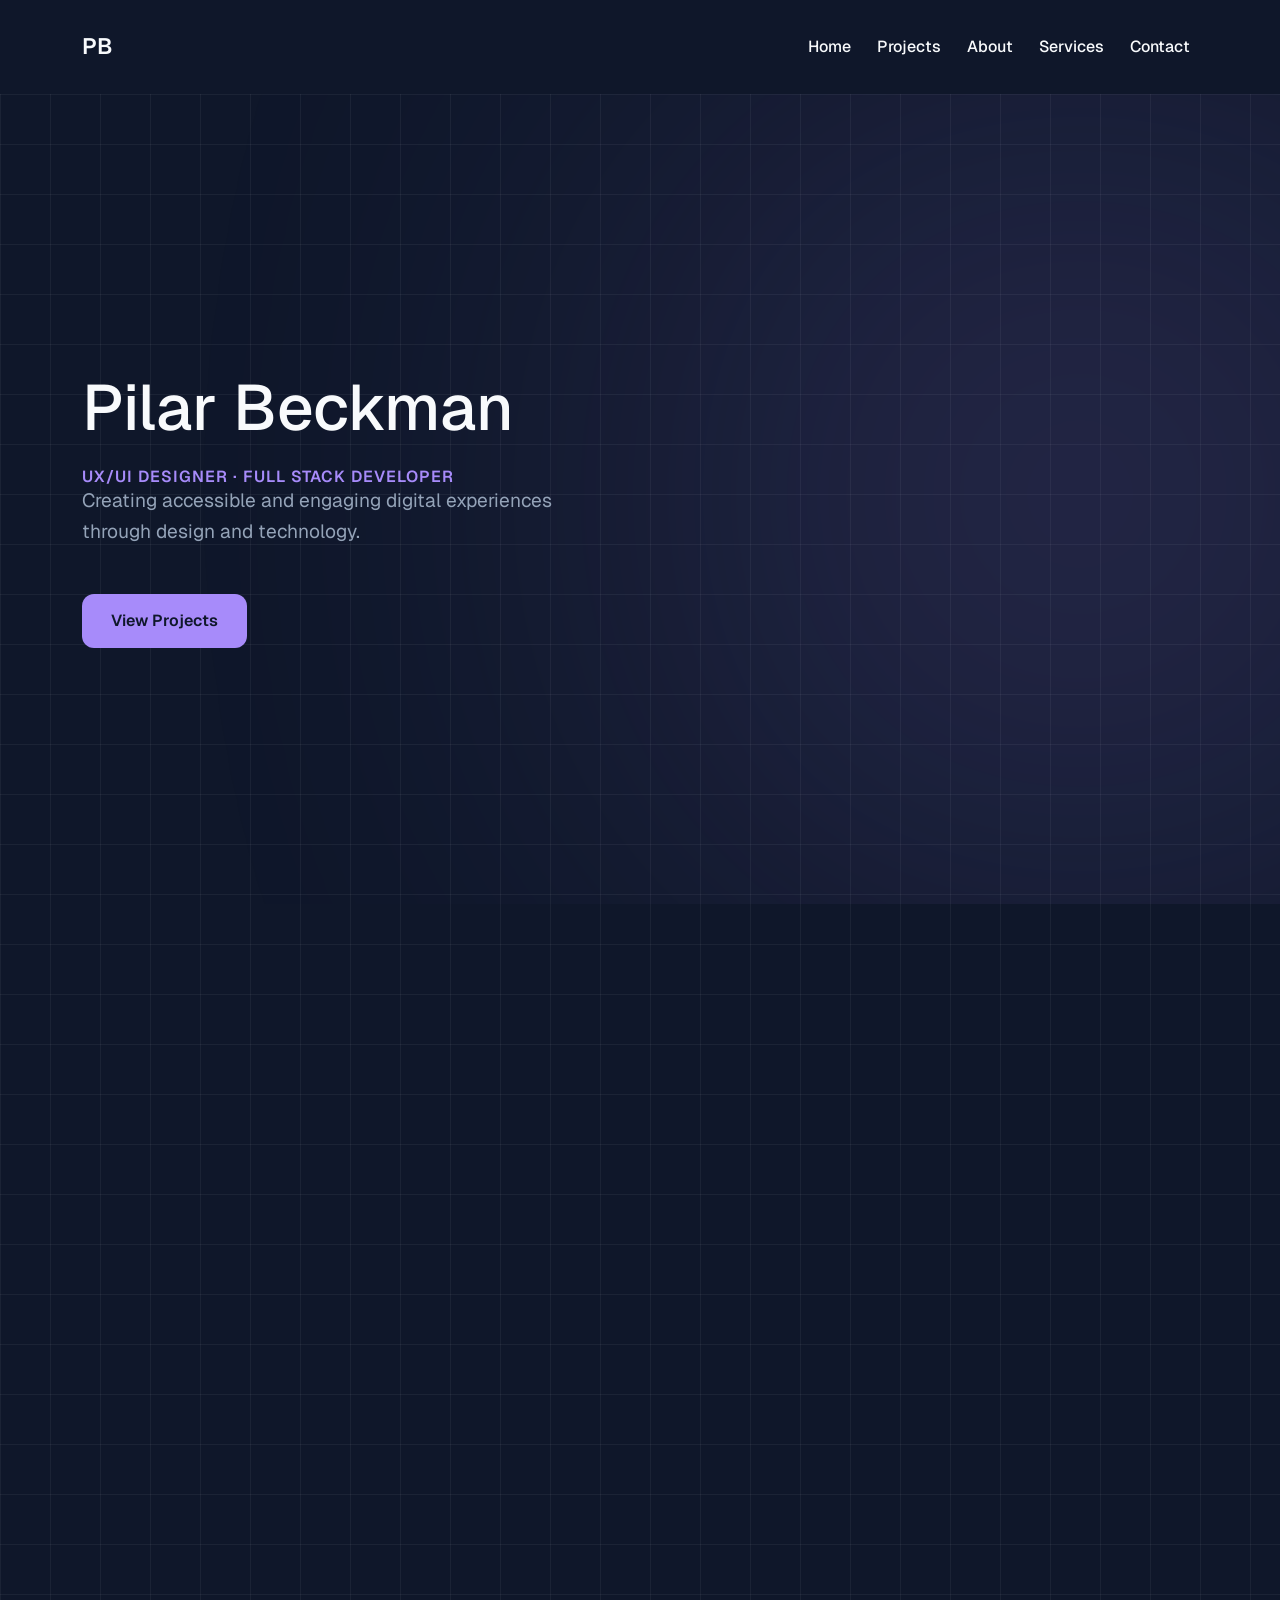
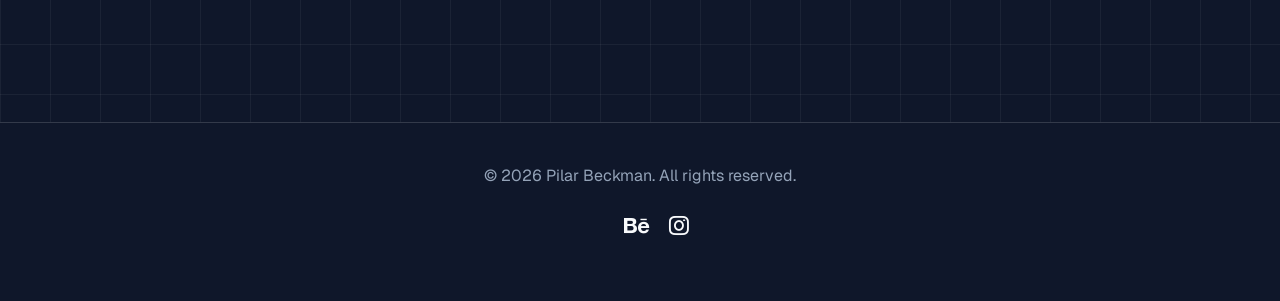
<file: index.html>
<!DOCTYPE html>

<html lang="en">

<head>

    <meta charset="UTF-8">

    <meta name="viewport" content="width=device-width, initial-scale=1.0">

    <!-- *Google Fonts* -->

    <link rel="preconnect" href="https://fonts.googleapis.com">

    <link
        rel="preconnect"
        href="https://fonts.gstatic.com"
        crossorigin>

    <link
        href="https://fonts.googleapis.com/css2?family=Geist:wght@100..900&display=swap"
        rel="stylesheet">


    <!-- *Font Awesome* -->

    <link
        rel="stylesheet"
        href="https://cdnjs.cloudflare.com/ajax/libs/font-awesome/6.5.2/css/all.min.css">


    <!-- *Bootstrap* -->

    <link
        href="https://cdn.jsdelivr.net/npm/bootstrap@5.3.7/dist/css/bootstrap.min.css"
        rel="stylesheet">


    <!-- *AOS* -->

    <link
        href="https://unpkg.com/aos@2.3.1/dist/aos.css"
        rel="stylesheet">


    <!-- *CSS propio* -->

    <link
        rel="stylesheet"
        href="./styles/styles.css">


    <title>
    Pilar Beckman | UX/UI Designer & Full Stack Developer
    </title>

    <meta
    name="description"
    content="Portfolio de Pilar Beckman, diseñadora de comunicación visual especializada en UX/UI design, desarrollo web y diseño visual."
    >

    <meta
    name="keywords"
    content="Pilar Beckman, UX/UI Designer, UX Design, UI Design, Web Development, Full Stack Developer, Visual Communication Design, portfolio"
    >

</head>

<body>

    <!-- HEADER -->
    <header>

        <nav class="navbar navbar-expand-lg">

            <div class="container">

                <!-- LOGO -->
                <a class="navbar-brand" href="./index.html">
                    PB
                </a>

                <!-- BOTÓN HAMBURGUESA -->
                <button
                    class="navbar-toggler"
                    type="button"
                    data-bs-toggle="collapse"
                    data-bs-target="#navbarNav"
                    aria-controls="navbarNav"
                    aria-expanded="false"
                    aria-label="Toggle navigation">

                    <span class="navbar-toggler-icon"></span>

                </button>

                <!-- MENÚ -->
                <div class="collapse navbar-collapse" id="navbarNav">

                    <ul class="navbar-nav ms-auto">

                        <li class="nav-item">
                            <a class="nav-link" href="./index.html">
                                Home
                            </a>
                        </li>

                        <li class="nav-item">
                            <a class="nav-link" href="./pages/proyectos.html">
                                Projects
                            </a>
                        </li>

                        <li class="nav-item">
                            <a class="nav-link" href="./pages/sobre-mi.html">
                                About
                            </a>
                        </li>

                        <li class="nav-item">
                            <a class="nav-link" href="./pages/servicios.html">
                                Services
                            </a>
                        </li>

                        <li class="nav-item">
                            <a class="nav-link" href="./pages/contacto.html">
                                Contact
                            </a>
                        </li>

                    </ul>

                </div>

            </div>

        </nav>

    </header>


    <!-- MAIN -->
    <main class="home-grid">

        <!-- FONDO GRID -->
        <div class="grid-bg"></div>


        <!-- HERO -->
<section class="hero" data-aos="fade-up">

    <div class="glow"></div>

    <div class="container">

        <article>

            <h1>
                Pilar Beckman
            </h1>

            <h2
                class="tag"
                data-aos="fade-up"
                data-aos-delay="150">

                UX/UI DESIGNER · FULL STACK DEVELOPER

            </h2>

            <p>
                Creating accessible and engaging digital experiences
                through design and technology.
            </p>

            <a href="./pages/proyectos.html" class="btn">
                View Projects
            </a>

        </article>

    </div>

</section>


<!-- *FEATURED PROJECTS* -->

<section class="featured-projects">

    <div class="container">

        <div class="row g-4">

            <!-- *PROJECT 1* -->

            <div class="col-12 col-md-6 col-lg-4">

                <article class="project-card" data-aos="fade-up">

                    <h2>
                        ARQA Furniture
                    </h2>

                    <p>
                        Website and e-commerce experience for a furniture brand.
                    </p>

                    <figure>

                        <img
                            src="./images/arqa.jpg"
                            alt="ARQA Furniture website homepage and e-commerce interface">

                    </figure>

                </article>

            </div>


            <!-- *PROJECT 2* -->

            <div class="col-12 col-md-6 col-lg-4">

                <article
                        class="project-card"
                        data-aos="fade-up"
                        data-aos-delay="100">

                        <h2>
                            Salud Clara
                        </h2>

                        <p>
                            Mobile application designed to improve healthcare
                            accessibility for older adults.
                        </p>

        <figure>
            <img
                src="./images/saludclara.jpg"
                alt="Salud Clara mobile healthcare application interface">
        </figure>

    </article>

            </div>


            <!-- *PROJECT 3* -->

            <div class="col-12 col-md-6 col-lg-4">

                <article
                    class="project-card"
                    data-aos="fade-up"
                    data-aos-delay="200">

                    <h2>
                        PedidosYa Portal
                    </h2>

                    <p>
                        UX/UI redesign focused on improving the experience
                        of merchants and supermarkets.
                    </p>

                    <figure>

                        <img
                            src="./images/pedidosya.jpg"
                            alt="PedidosYa Portal UX/UI redesign for merchants and supermarkets">

                    </figure>

                </article>

            </div>

        </div>

    </div>

</section>


        <!-- ABOUT -->
        <section class="about" data-aos="fade-up">

            <article>

                <h2>
                    About Me
                </h2>

                <p>
                    I'm an advanced Visual Communication Design student at
                    FADU–UNL with a strong interest in UX/UI design,
                    accessibility, and digital product development. I recently
                    completed the postgraduate program
                    <em>Web Design and User Experience</em>, and I am currently
                    pursuing Full Stack Development studies at Coderhouse.
                </p>

            </article>

        </section>


        <!-- SKILLS -->
        <section class="skills" data-aos="fade-up">

            <h2>
                Skills
            </h2>

            <ul>

                <li data-aos="fade-up" data-aos-delay="100">
                    UX/UI Design
                </li>

                <li data-aos="fade-up" data-aos-delay="200">
                    HTML5
                </li>

                <li data-aos="fade-up" data-aos-delay="300">
                    CSS3
                </li>

                <li data-aos="fade-up" data-aos-delay="400">
                    Editorial Design
                </li>

                <li data-aos="fade-up" data-aos-delay="500">
                    Branding
                </li>

            </ul>

        </section>

    </main>


    <!-- FOOTER -->
    <footer>

        <p>
            © 2026 Pilar Beckman. All rights reserved.
        </p>

        <ul>

            <li>
                <a
                    href="https://www.behance.net/pilinarb4f1b"
                    aria-label="Behance">

                    <i class="fa-brands fa-behance"></i>

                </a>
            </li>

            <li>
                <a
                    href="https://www.instagram.com/pilinarb/"
                    aria-label="Instagram">

                    <i class="fa-brands fa-instagram"></i>

                </a>
            </li>

        </ul>

    </footer>


<!-- Bootstrap JavaScript -->
<script
    src="https://cdn.jsdelivr.net/npm/bootstrap@5.3.7/dist/js/bootstrap.bundle.min.js">
</script>

<!-- AOS JavaScript -->
<script
    src="https://unpkg.com/aos@2.3.1/dist/aos.js">
</script>

<!-- Inicializar AOS -->
<script>
    AOS.init();
</script>

</body>

</html>
</file>
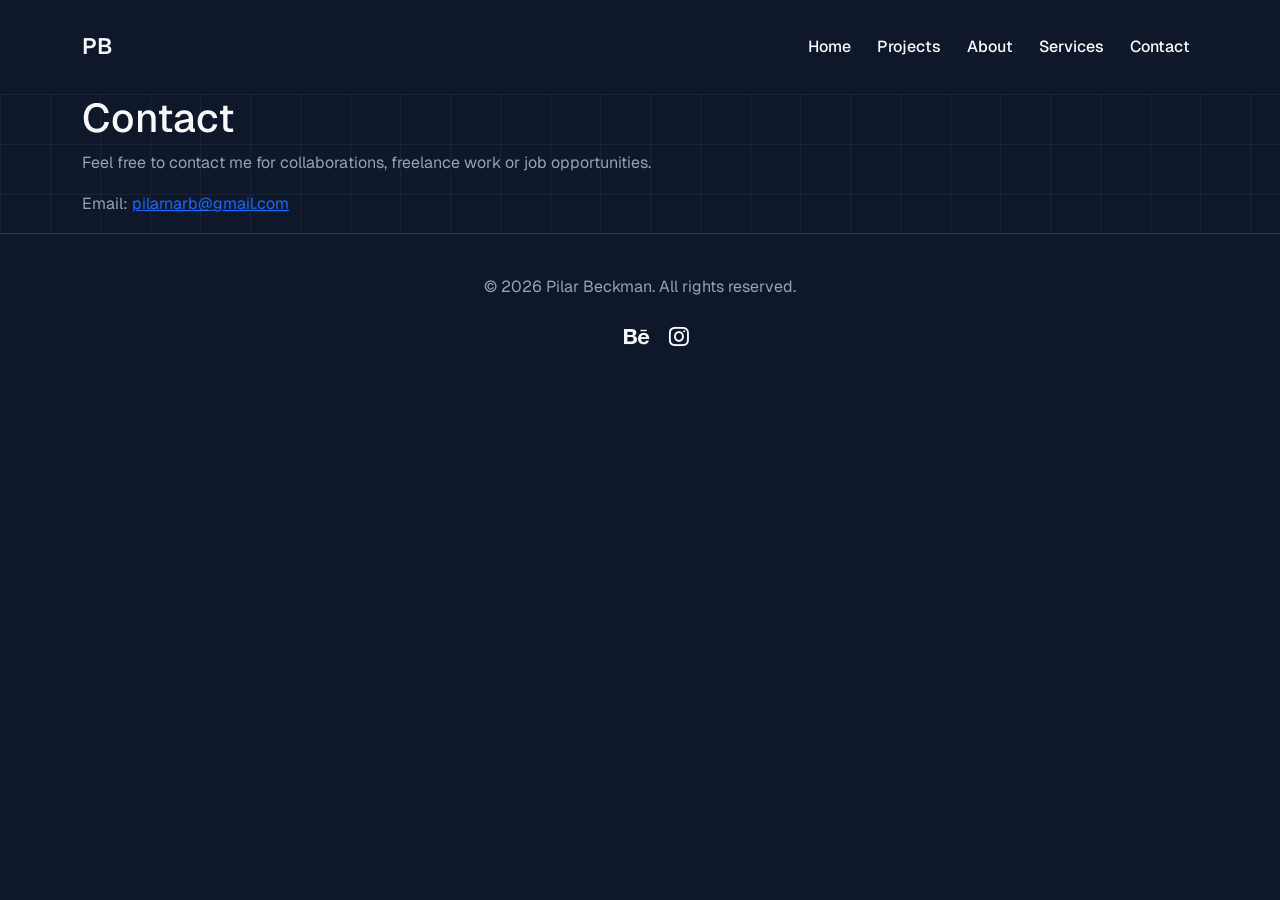
<file: pages/contacto.html>
<!DOCTYPE html>

<html lang="en">

<head>

    <meta charset="UTF-8">

    <meta name="viewport" content="width=device-width, initial-scale=1.0">


    <!-- *Google Fonts* -->

    <link rel="preconnect" href="https://fonts.googleapis.com">

    <link
        rel="preconnect"
        href="https://fonts.gstatic.com"
        crossorigin>

    <link
        href="https://fonts.googleapis.com/css2?family=Geist:wght@100..900&display=swap"
        rel="stylesheet">


    <!-- *Font Awesome* -->

    <link
        rel="stylesheet"
        href="https://cdnjs.cloudflare.com/ajax/libs/font-awesome/6.5.2/css/all.min.css">


    <!-- *Bootstrap* -->

    <link
        href="https://cdn.jsdelivr.net/npm/bootstrap@5.3.7/dist/css/bootstrap.min.css"
        rel="stylesheet">


    <!-- *AOS* -->

    <link
        href="https://unpkg.com/aos@2.3.1/dist/aos.css"
        rel="stylesheet">


    <!-- *CSS propio* -->

    <link
        rel="stylesheet"
        href="../styles/styles.css">


    <title>
    Contact | Pilar Beckman | UX/UI Designer
    </title>

    <meta
    name="description"
    content="Contact Pilar Beckman for UX/UI design, web development, visual communication, freelance projects and professional collaborations."
    >

    <meta
    name="keywords"
    content="contact Pilar Beckman, UX/UI Designer, web developer, freelance designer, UX design, UI design, collaborations"
    >


</head>


<body>


    <!-- *HEADER* -->

    <header>

        <nav class="navbar navbar-expand-lg">

            <div class="container">


                <!-- *LOGO* -->

                <a
                    class="navbar-brand"
                    href="../index.html">

                    PB

                </a>


                <!-- *BOTÓN HAMBURGUESA* -->

                <button
                    class="navbar-toggler"
                    type="button"
                    data-bs-toggle="collapse"
                    data-bs-target="#navbarNav"
                    aria-controls="navbarNav"
                    aria-expanded="false"
                    aria-label="Toggle navigation">

                    <span class="navbar-toggler-icon"></span>

                </button>


                <!-- *MENÚ* -->

                <div
                    class="collapse navbar-collapse"
                    id="navbarNav">

                    <ul class="navbar-nav ms-auto">


                        <li class="nav-item">

                            <a
                                class="nav-link"
                                href="../index.html">

                                Home

                            </a>

                        </li>


                        <li class="nav-item">

                            <a
                                class="nav-link"
                                href="./proyectos.html">

                                Projects

                            </a>

                        </li>


                        <li class="nav-item">

                            <a
                                class="nav-link"
                                href="./sobre-mi.html">

                                About

                            </a>

                        </li>


                        <li class="nav-item">

                            <a
                                class="nav-link"
                                href="./servicios.html">

                                Services

                            </a>

                        </li>


                        <li class="nav-item">

                            <a
                                class="nav-link"
                                href="./contacto.html">

                                Contact

                            </a>

                        </li>


                    </ul>

                </div>

            </div>

        </nav>

    </header>



    <!-- *MAIN* -->

    <main class="page-grid">


        <!-- *FONDO GRID* -->

        <div class="grid-bg"></div>


        <!-- *CONTACT* -->

        <section class="contact-page">

            <div class="container">

                


                    <h1 data-aos="fade-right">

                        Contact

                    </h1>


                    <p data-aos="fade-left">

                        Feel free to contact me for collaborations,
                        freelance work or job opportunities.

                    </p>


                    

                    <p data-aos="fade-up" data-aos-delay="200">
                        Email:
                            <a href="mailto:pilarnarb@gmail.com">
                                pilarnarb@gmail.com
                                </a>
                    </p>


                

            </div>

        </section>


    </main>



    <!-- *FOOTER* -->

    <footer>

        <p>

            © 2026 Pilar Beckman. All rights reserved.

        </p>


        <ul>

            <li>

                <a
                    href="https://www.behance.net/pilinarb4f1b"
                    aria-label="Behance">

                    <i class="fa-brands fa-behance"></i>

                </a>

            </li>


            <li>

                <a
                    href="https://www.instagram.com/pilinarb/"
                    aria-label="Instagram">

                    <i class="fa-brands fa-instagram"></i>

                </a>

            </li>

        </ul>

    </footer>



    <!-- *Bootstrap JavaScript* -->

    <script
        src="https://cdn.jsdelivr.net/npm/bootstrap@5.3.7/dist/js/bootstrap.bundle.min.js">
    </script>


    <!-- *AOS JavaScript* -->

    <script
        src="https://unpkg.com/aos@2.3.1/dist/aos.js">
    </script>


    <!-- *Inicializar AOS* -->

    <script>

        AOS.init();

    </script>


</body>

</html>
</file>
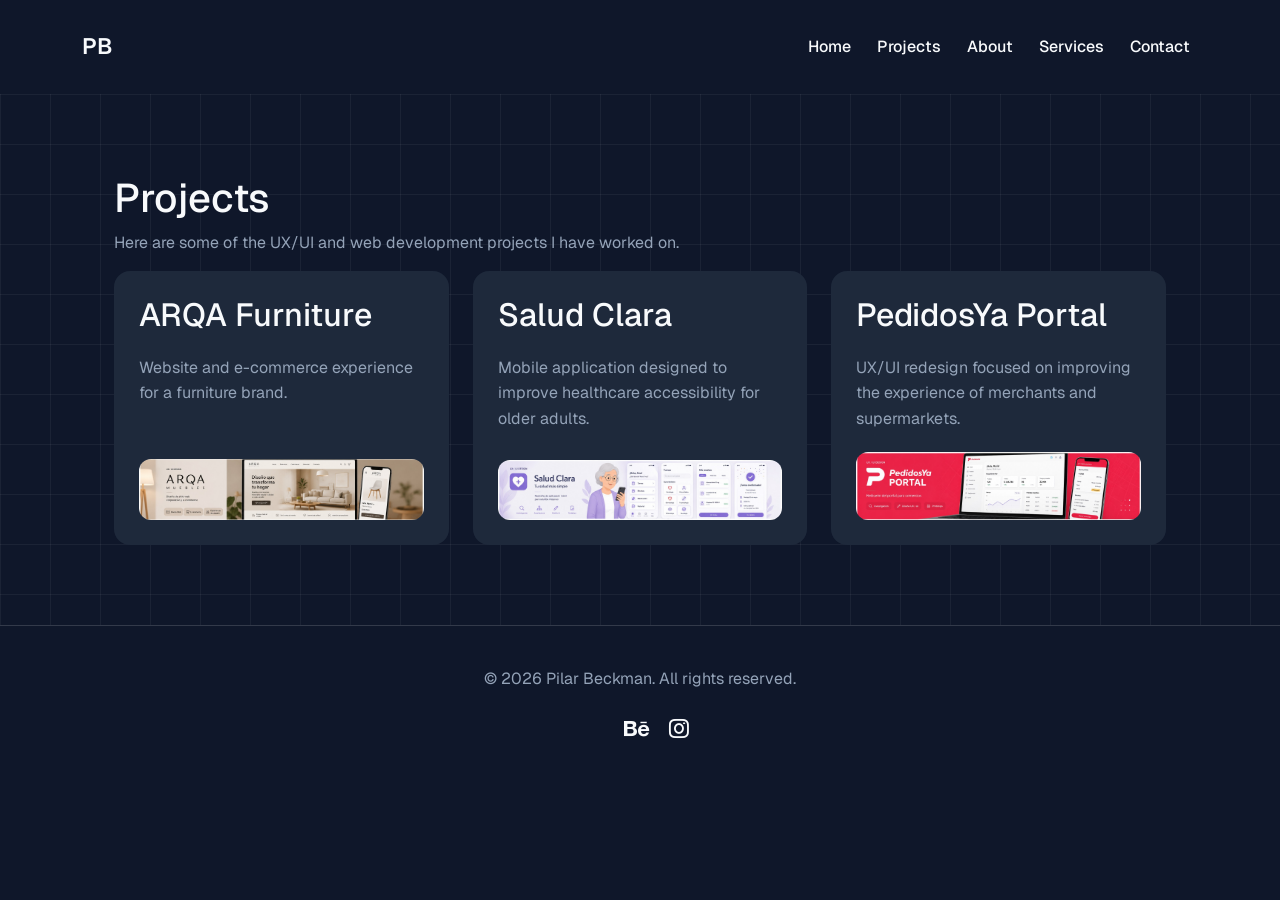
<file: pages/proyectos.html>
<!DOCTYPE html>

<html lang="en">

<head>

    <meta charset="UTF-8">

    <meta name="viewport" content="width=device-width, initial-scale=1.0">


    <!-- *Google Fonts* -->

    <link rel="preconnect" href="https://fonts.googleapis.com">

    <link
        rel="preconnect"
        href="https://fonts.gstatic.com"
        crossorigin>

    <link
        href="https://fonts.googleapis.com/css2?family=Geist:wght@100..900&display=swap"
        rel="stylesheet">


    <!-- *Font Awesome* -->

    <link
        rel="stylesheet"
        href="https://cdnjs.cloudflare.com/ajax/libs/font-awesome/6.5.2/css/all.min.css">


    <!-- *Bootstrap* -->

    <link
        href="https://cdn.jsdelivr.net/npm/bootstrap@5.3.7/dist/css/bootstrap.min.css"
        rel="stylesheet">


    <!-- *AOS* -->

    <link
        href="https://unpkg.com/aos@2.3.1/dist/aos.css"
        rel="stylesheet">


    <!-- *CSS propio* -->

    <link
        rel="stylesheet"
        href="../styles/styles.css">


    <title>
    Projects | Pilar Beckman | UX/UI & Web Design
    </title>

    <meta
    name="description"
    content="Explore UX/UI design, web development and digital product projects by Pilar Beckman, including ARQA Furniture, Salud Clara and PedidosYa Portal."
    >

    <meta
    name="keywords"
    content="UX/UI projects, UX design portfolio, UI design portfolio, web design, web development, digital product design, Pilar Beckman"
    >

</head>


<body>


    <!-- *HEADER* -->

    <header>

        <nav class="navbar navbar-expand-lg">

            <div class="container">


                <!-- *LOGO* -->

                <a
                    class="navbar-brand"
                    href="../index.html">

                    PB

                </a>


                <!-- *BOTÓN HAMBURGUESA* -->

                <button
                    class="navbar-toggler"
                    type="button"
                    data-bs-toggle="collapse"
                    data-bs-target="#navbarNav"
                    aria-controls="navbarNav"
                    aria-expanded="false"
                    aria-label="Toggle navigation">

                    <span class="navbar-toggler-icon"></span>

                </button>


                <!-- *MENÚ* -->

                <div
                    class="collapse navbar-collapse"
                    id="navbarNav">

                    <ul class="navbar-nav ms-auto">


                        <li class="nav-item">

                            <a
                                class="nav-link"
                                href="../index.html">

                                Home

                            </a>

                        </li>


                        <li class="nav-item">

                            <a
                                class="nav-link"
                                href="./proyectos.html">

                                Projects

                            </a>

                        </li>


                        <li class="nav-item">

                            <a
                                class="nav-link"
                                href="./sobre-mi.html">

                                About

                            </a>

                        </li>


                        <li class="nav-item">

                            <a
                                class="nav-link"
                                href="./servicios.html">

                                Services

                            </a>

                        </li>


                        <li class="nav-item">

                            <a
                                class="nav-link"
                                href="./contacto.html">

                                Contact

                            </a>

                        </li>


                    </ul>

                </div>

            </div>

        </nav>

    </header>



    <!-- *MAIN* -->

    <main class="page-grid">


        <!-- *FONDO GRID* -->

        <div class="grid-bg"></div>


        <!-- *PROJECTS* -->

        <section class="projects">

            <div class="container">


                <h1 data-aos="fade-up">

                    Projects

                </h1>


                <p data-aos="fade-up">

                    Here are some of the UX/UI and web development
                    projects I have worked on.

                </p>


                <!-- *PROJECTS GRID* -->

                <div class="row g-4">


                    <!-- *PROJECT 1* -->

                    <div
                        class="col-12 col-md-6 col-lg-4"
                        data-aos="fade-up">

                        <article class="project-card" data-aos="fade-up">

                            <h2>

                                ARQA Furniture

                            </h2>


                            <p>

                                Website and e-commerce experience
                                for a furniture brand.

                            </p>


                            <figure>

                                <img
                                    src="../images/arqa.jpg"
                                    alt="Homepage of ARQA Furniture website">

                            </figure>

                        </article>

                    </div>



                    <!-- *PROJECT 2* -->

                    <div
                        class="col-12 col-md-6 col-lg-4"
                        data-aos="fade-up"
                        data-aos-delay="100">

                        <article class="project-card" data-aos="fade-up" data-aos-delay="100">

                            <h2>

                                Salud Clara

                            </h2>


                            <p>

                                Mobile application designed to
                                improve healthcare accessibility
                                for older adults.

                            </p>


                            <figure>

                                <img
                                    src="../images/saludclara.jpg"
                                    alt="Salud Clara mobile application">

                            </figure>

                        </article>

                    </div>



                    <!-- *PROJECT 3* -->

                    <div
                        class="col-12 col-md-6 col-lg-4"
                        data-aos="fade-up"
                        data-aos-delay="200">

                        <article class="project-card" data-aos="fade-up" data-aos-delay="200">

                            <h2>

                                PedidosYa Portal

                            </h2>


                            <p>

                                UX/UI redesign focused on improving
                                the experience of merchants
                                and supermarkets.

                            </p>


                            <figure>

                                <img
                                    src="../images/pedidosya.jpg"
                                    alt="PedidosYa Portal redesign">

                            </figure>

                        </article>

                    </div>


                </div>

            </div>

        </section>


    </main>



    <!-- *FOOTER* -->

    <footer>

        <p>

            © 2026 Pilar Beckman. All rights reserved.

        </p>


        <ul>

            <li>

                <a
                    href="https://www.behance.net/pilinarb4f1b"
                    aria-label="Behance">

                    <i class="fa-brands fa-behance"></i>

                </a>

            </li>


            <li>

                <a
                    href="https://www.instagram.com/pilinarb/"
                    aria-label="Instagram">

                    <i class="fa-brands fa-instagram"></i>

                </a>

            </li>

        </ul>

    </footer>



    <!-- *Bootstrap JavaScript* -->

    <script
        src="https://cdn.jsdelivr.net/npm/bootstrap@5.3.7/dist/js/bootstrap.bundle.min.js">
    </script>


    <!-- *AOS JavaScript* -->

    <script
        src="https://unpkg.com/aos@2.3.1/dist/aos.js">
    </script>


    <!-- *Inicializar AOS* -->

    <script>

        AOS.init();

    </script>


</body>

</html>
</file>
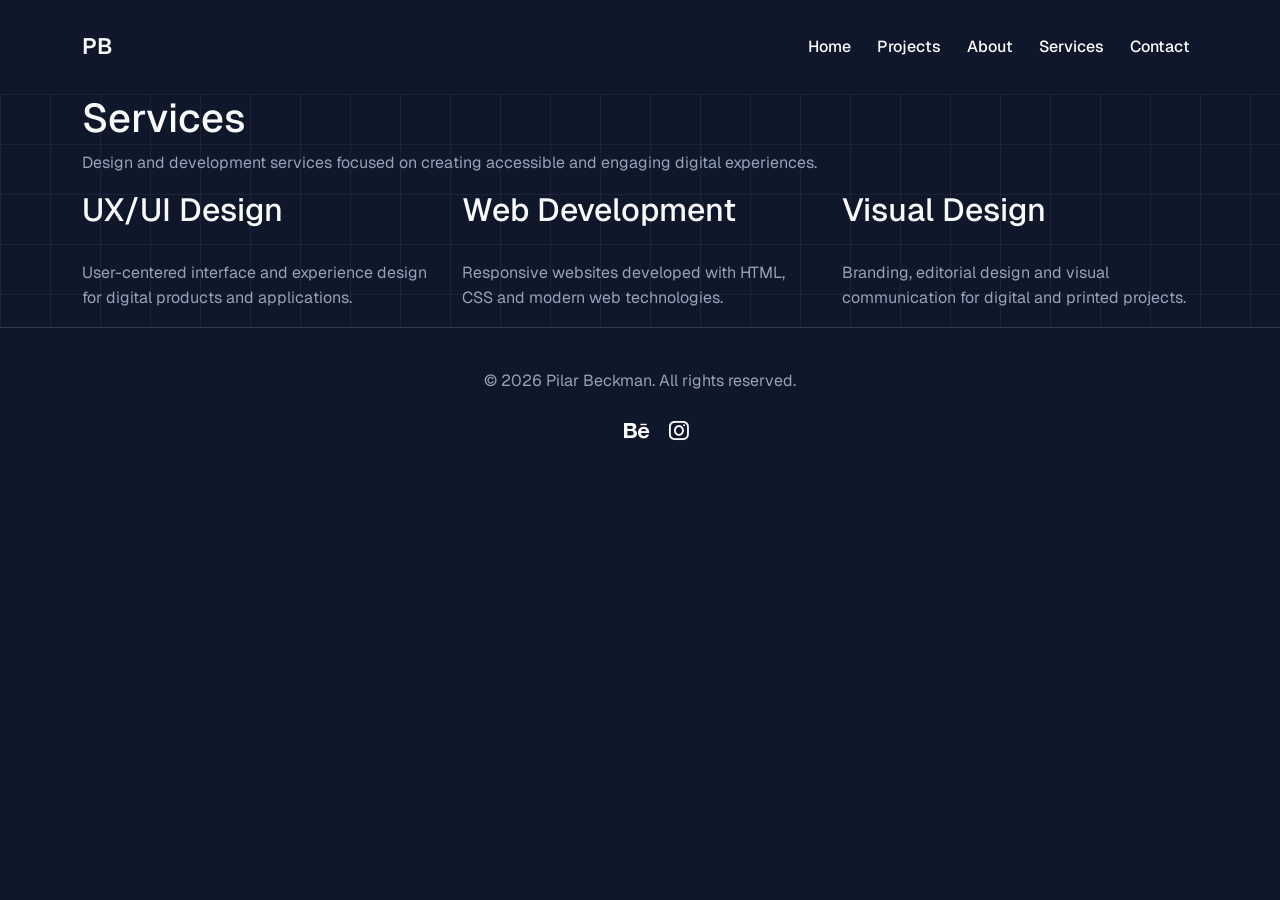
<file: pages/servicios.html>
<!DOCTYPE html>

<html lang="en">

<head>

    <meta charset="UTF-8">

    <meta name="viewport" content="width=device-width, initial-scale=1.0">


    <!-- *Google Fonts* -->

    <link rel="preconnect" href="https://fonts.googleapis.com">

    <link
        rel="preconnect"
        href="https://fonts.gstatic.com"
        crossorigin>

    <link
        href="https://fonts.googleapis.com/css2?family=Geist:wght@100..900&display=swap"
        rel="stylesheet">


    <!-- *Font Awesome* -->

    <link
        rel="stylesheet"
        href="https://cdnjs.cloudflare.com/ajax/libs/font-awesome/6.5.2/css/all.min.css">


    <!-- *Bootstrap* -->

    <link
        href="https://cdn.jsdelivr.net/npm/bootstrap@5.3.7/dist/css/bootstrap.min.css"
        rel="stylesheet">


    <!-- *AOS* -->

    <link
        href="https://unpkg.com/aos@2.3.1/dist/aos.css"
        rel="stylesheet">


    <!-- *CSS propio* -->

    <link
        rel="stylesheet"
        href="../styles/styles.css">


    <title>
    Services | Pilar Beckman | UX/UI & Web Design
    </title>

    <meta
    name="description"
    content="UX/UI design, web development and visual design services focused on creating accessible and engaging digital experiences."
    >

    <meta
    name="keywords"
    content="UX/UI design services, web development services, visual design, branding, editorial design, UX design, UI design"
    >



</head>


<body>


    <!-- *HEADER* -->

    <header>

        <nav class="navbar navbar-expand-lg">

            <div class="container">


                <!-- *LOGO* -->

                <a
                    class="navbar-brand"
                    href="../index.html">

                    PB

                </a>


                <!-- *BOTÓN HAMBURGUESA* -->

                <button
                    class="navbar-toggler"
                    type="button"
                    data-bs-toggle="collapse"
                    data-bs-target="#navbarNav"
                    aria-controls="navbarNav"
                    aria-expanded="false"
                    aria-label="Toggle navigation">

                    <span class="navbar-toggler-icon"></span>

                </button>


                <!-- *MENÚ* -->

                <div
                    class="collapse navbar-collapse"
                    id="navbarNav">

                    <ul class="navbar-nav ms-auto">


                        <li class="nav-item">

                            <a
                                class="nav-link"
                                href="../index.html">

                                Home

                            </a>

                        </li>


                        <li class="nav-item">

                            <a
                                class="nav-link"
                                href="./proyectos.html">

                                Projects

                            </a>

                        </li>


                        <li class="nav-item">

                            <a
                                class="nav-link"
                                href="./sobre-mi.html">

                                About

                            </a>

                        </li>


                        <li class="nav-item">

                            <a
                                class="nav-link"
                                href="./servicios.html">

                                Services

                            </a>

                        </li>


                        <li class="nav-item">

                            <a
                                class="nav-link"
                                href="./contacto.html">

                                Contact

                            </a>

                        </li>


                    </ul>

                </div>

            </div>

        </nav>

    </header>



    <!-- *MAIN* -->

    <main class="page-grid">


        <!-- *FONDO GRID* -->

        <div class="grid-bg"></div>


        <!-- *SERVICES* -->

        <section class="services-page">

            <div class="container">


                <h1 data-aos="fade-right">

                    Services

                </h1>


                <p data-aos="fade-left">

                    Design and development services focused on
                    creating accessible and engaging digital
                    experiences.

                </p>


                <div class="row g-4">


                    <!-- *SERVICE 1* -->

                    <div
                        class="col-12 col-md-6 col-lg-4"
                        data-aos="fade-up">

                        <article class="service-card">

                            <h2>

                                UX/UI Design

                            </h2>

                            <p>

                                User-centered interface and experience
                                design for digital products and
                                applications.

                            </p>

                        </article>

                    </div>


                    <!-- *SERVICE 2* -->

                    <div
                        class="col-12 col-md-6 col-lg-4"
                        data-aos="fade-up"
                        data-aos-delay="100">

                        <article class="service-card">

                            <h2>

                                Web Development

                            </h2>

                            <p>

                                Responsive websites developed with
                                HTML, CSS and modern web technologies.

                            </p>

                        </article>

                    </div>


                    <!-- *SERVICE 3* -->

                    <div
                        class="col-12 col-md-6 col-lg-4"
                        data-aos="fade-up"
                        data-aos-delay="200">

                        <article class="service-card">

                            <h2>

                                Visual Design

                            </h2>

                            <p>

                                Branding, editorial design and visual
                                communication for digital and
                                printed projects.

                            </p>

                        </article>

                    </div>


                </div>

            </div>

        </section>


    </main>



    <!-- *FOOTER* -->

    <footer>

        <p>

            © 2026 Pilar Beckman. All rights reserved.

        </p>


        <ul>

            <li>

                <a
                    href="https://www.behance.net/pilinarb4f1b"
                    aria-label="Behance">

                    <i class="fa-brands fa-behance"></i>

                </a>

            </li>


            <li>

                <a
                    href="https://www.instagram.com/pilinarb/"
                    aria-label="Instagram">

                    <i class="fa-brands fa-instagram"></i>

                </a>

            </li>

        </ul>

    </footer>



    <!-- *Bootstrap JavaScript* -->

    <script
        src="https://cdn.jsdelivr.net/npm/bootstrap@5.3.7/dist/js/bootstrap.bundle.min.js">
    </script>


    <!-- *AOS JavaScript* -->

    <script
        src="https://unpkg.com/aos@2.3.1/dist/aos.js">
    </script>


    <!-- *Inicializar AOS* -->

    <script>

        AOS.init();

    </script>


</body>

</html>
</file>
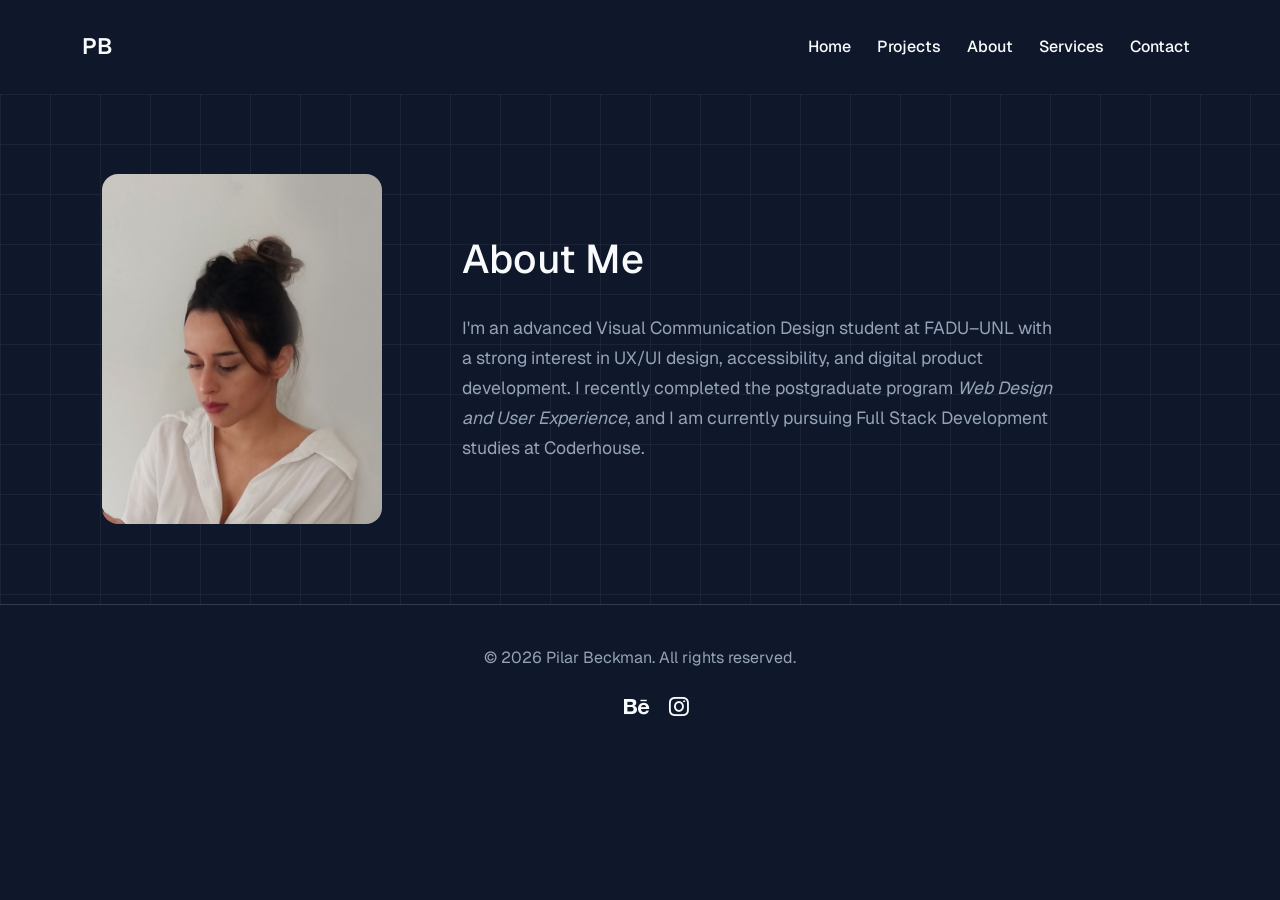
<file: pages/sobre-mi.html>
<!DOCTYPE html>

<html lang="en">

<head>

    <meta charset="UTF-8">

    <meta name="viewport" content="width=device-width, initial-scale=1.0">


    <!-- *Google Fonts* -->

    <link rel="preconnect" href="https://fonts.googleapis.com">

    <link
        rel="preconnect"
        href="https://fonts.gstatic.com"
        crossorigin>

    <link
        href="https://fonts.googleapis.com/css2?family=Geist:wght@100..900&display=swap"
        rel="stylesheet">


    <!-- *Font Awesome* -->

    <link
        rel="stylesheet"
        href="https://cdnjs.cloudflare.com/ajax/libs/font-awesome/6.5.2/css/all.min.css">


    <!-- *Bootstrap* -->

    <link
        href="https://cdn.jsdelivr.net/npm/bootstrap@5.3.7/dist/css/bootstrap.min.css"
        rel="stylesheet">


    <!-- *AOS* -->

    <link
        href="https://unpkg.com/aos@2.3.1/dist/aos.css"
        rel="stylesheet">


    <!-- *CSS propio* -->

    <link
        rel="stylesheet"
        href="../styles/styles.css">


    <title>
    About Me | Pilar Beckman | UX/UI Designer
    </title>

    <meta
    name="description"
    content="Learn more about Pilar Beckman, a Visual Communication Design student interested in UX/UI design, accessibility and digital product development."
    >

    <meta
    name="keywords"
    content="Pilar Beckman, UX/UI Designer, Visual Communication Design, UX Design, UI Design, accessibility, digital product design"
    >



</head>


<body>


    <!-- *HEADER* -->

    <header>

        <nav class="navbar navbar-expand-lg">

            <div class="container">


                <!-- *LOGO* -->

                <a
                    class="navbar-brand"
                    href="../index.html">

                    PB

                </a>


                <!-- *BOTÓN HAMBURGUESA* -->

                <button
                    class="navbar-toggler"
                    type="button"
                    data-bs-toggle="collapse"
                    data-bs-target="#navbarNav"
                    aria-controls="navbarNav"
                    aria-expanded="false"
                    aria-label="Toggle navigation">

                    <span class="navbar-toggler-icon"></span>

                </button>


                <!-- *MENÚ* -->

                <div
                    class="collapse navbar-collapse"
                    id="navbarNav">

                    <ul class="navbar-nav ms-auto">


                        <li class="nav-item">

                            <a
                                class="nav-link"
                                href="../index.html">

                                Home

                            </a>

                        </li>


                        <li class="nav-item">

                            <a
                                class="nav-link"
                                href="./proyectos.html">

                                Projects

                            </a>

                        </li>


                        <li class="nav-item">

                            <a
                                class="nav-link"
                                href="./sobre-mi.html">

                                About

                            </a>

                        </li>


                        <li class="nav-item">

                            <a
                                class="nav-link"
                                href="./servicios.html">

                                Services

                            </a>

                        </li>


                        <li class="nav-item">

                            <a
                                class="nav-link"
                                href="./contacto.html">

                                Contact

                            </a>

                        </li>


                    </ul>

                </div>

            </div>

        </nav>

    </header>



    <!-- *MAIN* -->

    <main class="page-grid">


        <!-- *FONDO GRID* -->

        <div class="grid-bg"></div>


        <!-- *ABOUT ME* -->

<section class="about">

<div class="about-content">

    <div class="about-image" data-aos="fade-right">
        <img
            src="../images/perfil.jpg"
            alt="Portrait of Pilar Beckman, Visual Communication Design student">
    </div>

    <article class="about-text" data-aos="fade-left">

        <h1>About Me</h1>

        <p>
            I'm an advanced Visual Communication Design student at
            FADU–UNL with a strong interest in UX/UI design,
            accessibility, and digital product development. I recently
            completed the postgraduate program
            <em>Web Design and User Experience</em>, and I am currently
            pursuing Full Stack Development studies at Coderhouse.
        </p>

    </article>

</div>

</section>

    </main>



    <!-- *FOOTER* -->

    <footer>

        <p>

            © 2026 Pilar Beckman. All rights reserved.

        </p>


        <ul>

            <li>

                <a
                    href="https://www.behance.net/pilinarb4f1b"
                    aria-label="Behance">

                    <i class="fa-brands fa-behance"></i>

                </a>

            </li>


            <li>

                <a
                    href="https://www.instagram.com/pilinarb/"
                    aria-label="Instagram">

                    <i class="fa-brands fa-instagram"></i>

                </a>

            </li>

        </ul>

    </footer>



    <!-- *Bootstrap JavaScript* -->

    <script
        src="https://cdn.jsdelivr.net/npm/bootstrap@5.3.7/dist/js/bootstrap.bundle.min.js">
    </script>


    <!-- *AOS JavaScript* -->

    <script
        src="https://unpkg.com/aos@2.3.1/dist/aos.js">
    </script>


    <!-- *Inicializar AOS* -->

    <script>

        AOS.init();

    </script>


</body>

</html>
</file>
<file: styles/styles.css>
* {
  margin: 0;
  padding: 0;
  box-sizing: border-box;
}

html {
  scroll-behavior: smooth;
}

body {
  font-family: "Geist", sans-serif;
  background: #0F172A;
  color: #F8FAFC;
  line-height: 1.6;
  overflow-x: hidden;
}

main {
  position: relative;
  overflow: hidden;
}

section {
  position: relative;
  z-index: 2;
}

p {
  color: #94A3B8;
}

figure {
  margin: 0;
}
figure img {
  width: 100%;
  height: auto;
  border-radius: 12px;
  display: block;
}

figcaption {
  margin-top: 10px;
  color: #94A3B8;
}

h1 {
  font-size: 2.5rem;
}

h2 {
  font-size: 2rem;
  margin-bottom: 30px;
}

header {
  position: relative;
  z-index: 5;
}

.navbar {
  padding: 24px 0;
}

.navbar-brand {
  color: #F8FAFC;
  font-size: 1.4rem;
  font-weight: 600;
  letter-spacing: -0.5px;
}

.nav-link {
  color: #F8FAFC;
  font-weight: 500;
  transition: 0.3s;
}
.nav-link:hover, .nav-link:focus {
  color: #A78BFA;
}

.navbar-toggler {
  border-color: #F8FAFC;
}

.navbar-toggler-icon {
  filter: invert(1);
}

.navbar-collapse {
  margin-top: 20px;
}

.navbar-nav {
  gap: 10px;
}

@media (min-width: 992px) {
  .navbar-collapse {
    margin-top: 0;
  }
}
footer {
  border-top: 1px solid rgba(255, 255, 255, 0.15);
  text-align: center;
  padding: 40px;
}
footer ul {
  margin-top: 20px;
  display: flex;
  justify-content: center;
  gap: 20px;
  list-style: none;
}
footer a {
  color: #F8FAFC;
  font-size: 1.4rem;
}

.btn {
  display: inline-block;
  margin-top: 30px;
  padding: 14px 28px;
  border-radius: 12px;
  text-decoration: none;
  font-weight: 600;
  transition: 0.3s;
}

.btn {
  background: #A78BFA;
  color: #0F172A;
}
.btn:hover {
  transform: translateY(-5px);
  box-shadow: 0 10px 20px rgba(0, 0, 0, 0.25);
}
.btn:active {
  transform: translateY(0);
}

.about-content {
  display: flex;
  align-items: center;
  justify-content: center;
  gap: 60px;
}

.about-image {
  width: 280px;
  flex-shrink: 0;
}

.about-image img {
  width: 100%;
  height: auto;
  display: block;
  border-radius: 20px;
  object-fit: cover;
}

.about-content article {
  max-width: 600px;
}

@media (max-width: 768px) {
  .about-content {
    flex-direction: column;
    gap: 30px;
  }
  .about-image {
    width: 220px;
  }
  .about-content article {
    text-align: center;
  }
}
.featured-projects {
  grid-area: featured;
}
.featured-projects .row {
  width: 100%;
}
.featured-projects .row > div {
  display: flex;
}

.project-card {
  width: 100%;
  height: 100%;
  background: #1E293B;
  padding: 25px;
  border-radius: 16px;
  display: flex;
  flex-direction: column;
  gap: 20px;
}
.project-card h2 {
  margin-bottom: 0;
}
.project-card p {
  margin-bottom: 0;
}
.project-card figure {
  margin-top: auto;
}
.project-card img {
  width: 100%;
  height: auto;
  border-radius: 12px;
  display: block;
}

.home-grid {
  display: grid;
  grid-template-columns: 1fr;
  grid-template-areas: "hero" "featured" "about" "skills";
  gap: 20px;
}

.grid-bg {
  position: absolute;
  inset: 0;
  background-image: linear-gradient(rgba(255, 255, 255, 0.05) 1px, transparent 1px), linear-gradient(90deg, rgba(255, 255, 255, 0.05) 1px, transparent 1px);
  background-size: 50px 50px;
  z-index: 0;
}

.hero {
  grid-area: hero;
  min-height: auto;
  display: flex;
  flex-direction: column;
  justify-content: center;
  padding: 40px 0;
  position: relative;
  overflow: hidden;
}
.hero .container {
  width: 100%;
}
.hero article {
  width: 100%;
  max-width: 650px;
  position: relative;
  z-index: 1;
}
.hero h1 {
  font-size: clamp(2.3rem, 6vw, 4rem);
  margin: 20px 0;
}
.hero p {
  font-size: 1.2rem;
  max-width: 500px;
}

.tag {
  color: #A78BFA;
  font-weight: 600;
  letter-spacing: 1px;
  margin: 0;
  font-size: 1rem;
}

.glow {
  position: absolute;
  width: 700px;
  height: 700px;
  background: #A78BFA;
  border-radius: 50%;
  filter: blur(250px);
  opacity: 0.25;
  top: 50px;
  right: -150px;
  z-index: 0;
}

.about {
  grid-area: about;
}

.skills {
  grid-area: skills;
}
.skills ul {
  display: flex;
  flex-wrap: wrap;
  gap: 15px;
  list-style: none;
}
.skills li {
  background: #1E293B;
  padding: 10px 18px;
  border-radius: 20px;
}

.projects {
  padding: 80px 8%;
}

.projects-container {
  width: 100%;
}

@media (min-width: 768px) {
  .hero {
    min-height: calc(100vh - 90px);
  }
  .hero h1 {
    font-size: 3.2rem;
  }
}
@media (min-width: 1024px) {
  .home-grid {
    grid-template-columns: 1fr 1fr;
    grid-template-areas: "hero hero" "featured featured" "about about" "skills skills";
    gap: 30px;
  }
  .hero h1 {
    font-size: clamp(2.5rem, 6vw, 4rem);
  }
}
.about {
  padding: 80px 8%;
}

.about .container {
  width: 100%;
}

.about-content {
  display: flex;
  flex-direction: row;
  align-items: center;
  justify-content: flex-start;
  gap: 80px;
  width: 100%;
}

/* FOTO */
.about-image {
  width: 280px;
  min-width: 280px;
  height: 350px;
}

.about-image img {
  display: block;
  width: 280px !important;
  height: 350px !important;
  object-fit: cover;
  border-radius: 16px;
}

/* TEXTO */
.about-content article {
  width: auto;
  max-width: 600px;
  flex: 0 1 600px;
}

.about-content article h1 {
  margin: 0 0 30px 0;
}

.about-content article p {
  margin: 0;
  font-size: 1.1rem;
  line-height: 1.7;
}

/* CELULAR */
@media (max-width: 767px) {
  .about-content {
    flex-direction: column;
    align-items: center;
    gap: 40px;
  }
  .about-image {
    width: 220px;
    min-width: 220px;
    height: 280px;
  }
  .about-image img {
    width: 220px !important;
    height: 280px !important;
  }
  .about-content article {
    width: 100%;
    max-width: 600px;
    text-align: center;
  }
}
.service-photo {
  max-width: 400px;
  margin-top: 30px;
}
.service-photo img {
  width: 100%;
  border-radius: 12px;
}

/*# sourceMappingURL=styles.css.map */
</file>
